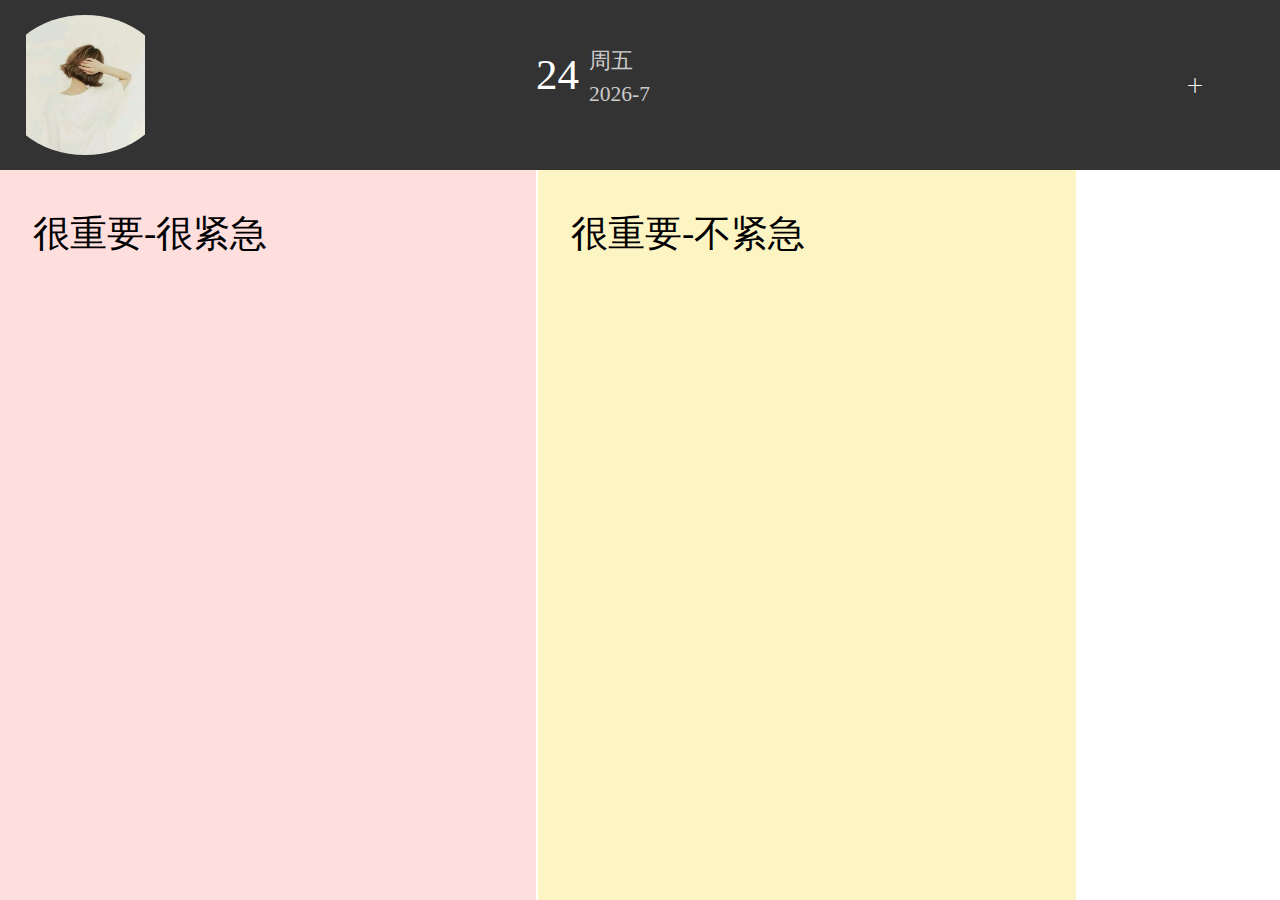
<file: index.html>
<!doctype html>
<html lang="en">
<head>
	<meta charset="UTF-8">
	<title>Document</title>
	<link rel="stylesheet" href="css/index.css">
	<meta name="viewport" content="width=device-width,initial-scale=1,maximum-scale=1,user-scalable=no">
	<script src="js/jquery.js"></script>
	<script src="js/index.js"></script>
</head>
<body>

    <div class="big">
	<div class="box">
		<div class="header">
			<div class="left"></div>
			<div class="middle">
				<div class="date">12</div>
				<div class="week">
					<div class="week1"></div>
					<div class="mouth">2016-10</div>
				</div>
			</div>
			<div class="right icon icon-jiahao"></div>
		</div>
		<div class="body">
		<div class="content">
			<div class="body-left1 in">
			<dl>
            	<dt>很重要-很紧急</dt>
          	</dl>
			</div>
			<div class="body-right1 in">
				<dl>
            	<dt>很重要-不紧急</dt>
          	</dl>
			</div>
			<div class="body-left2 in">
				<dl>
            	<dt>不重要-很紧急</dt>
          	</dl>
			</div>
			<div class="body-right2 in">
				<dl>
            	<dt>不重要-不紧急</dt>
          	</dl>
			</div>
		</div>
		</div>
	</div>
	<div class="add">
		<div class="header1">
			<div class="left icon icon-xiangzuo"></div>
			<div class="lefts"></div>
		</div>
		<div class="one">
			<div class="left icon icon-luyin"></div>
			<input type="text" class="input" placeholder="输入待办任务">
		</div>
		<div class="two">
		     <div class="left icon icon-yingyong"></div>
		     <div class="change">
		     <div class="dian d1">
		     	<div class="circle c1"></div>
		     </div>
		     <span class="zi z1 active">很重要-很紧急</span>
		     <div class="dian d2">
		     	<div class="circle c2"></div>
		     </div>
		     <span class="zi z2">很重要-不紧急</span>
		     <div class="dian d3">
		     	<div class="circle c3"></div>
		     </div>
		     <span class="zi z3">不重要-很紧急</span>
		     <div class="dian d4">
		     	<div class="circle c4"></div>
		     </div>
		     <span class="zi z4">不重要-不紧急</span>
		     </div>
		</div>
		<div class="three ">
			<div class="left icons icon-shijian"></div>
			<div class="today">今天</div>
			<span class="before">21:30</span>
			<span class="to">&gt;</span>
			<span class="after">22:30</span>
		</div>
		<div class="four">
			<div class="left icon icon-lingdang"></div>
			<div class="wenzhi">不提醒</div>
		</div>
		<div class="five">
			<div class="left icon icon-iconfont89"></div>
			<div class="shezhi">设置项目</div>
		</div>
		<div class="footer">
			<div class="book icons icon-yemianxiaozhushoubianqian"></div>
			<div class="map icons icon-ditu"></div>
			<div class="list icons icon-fenlei"></div>
			<div class="dates icons icon-beizhu"></div>
			<div class="yes icons icon-duihao"></div>
		</div>
	</div>
	<div class="menu">
	    <div class="a">
		<div class="header2">
			<div class="left"></div>
			<div class="left-add icon icon-jiahao"></div>
			<div class="sanjiao"></div>
		</div>
		<div class="body">
		<div class="bodys">
		<div class="shi icons icon-sigekuang"></div>
		<div class="wenzi">四象限</div>
		</div>
		<div class="bodys">
		<div class="shijianzhou icons icon-shijian"></div>
		<div class="wenzi">时间轴</div>
		</div>
		<div class="bodys">
		<div class="bianqian icons icon-1"></div>
		<div class="wenzi">便签</div>
		</div>
		<div class="bodys">
		<div class="xiangmu icon icon-iconfont89"></div>
		<div class="wenzi">项目</div>
		</div>
		<div class="bodys">
		<div class="biaoqian icons icon-yemianxiaozhushoubianqian"></div>
		<div class="wenzi">标签</div>
		</div>
		<div class="bodys">
		<div class="didian icons icon-ditu"></div>
		<div class="wenzi">地点</div>
		</div>
		</div>
		<div class="footer">
			<div class="left1 icons icon-yun"></div>
			<div class="left2 icons icon-fangdajing"></div>
			<div class="left3 icons icon-xinxi"></div>
			<div class="left4 icons icon-wancheng"></div>
			<div class="left5 icons icon-shezhi"></div>
		</div>
		</div>
		<div class="b"></div>
	</div>
	</div>
</body>
</html>
</file>
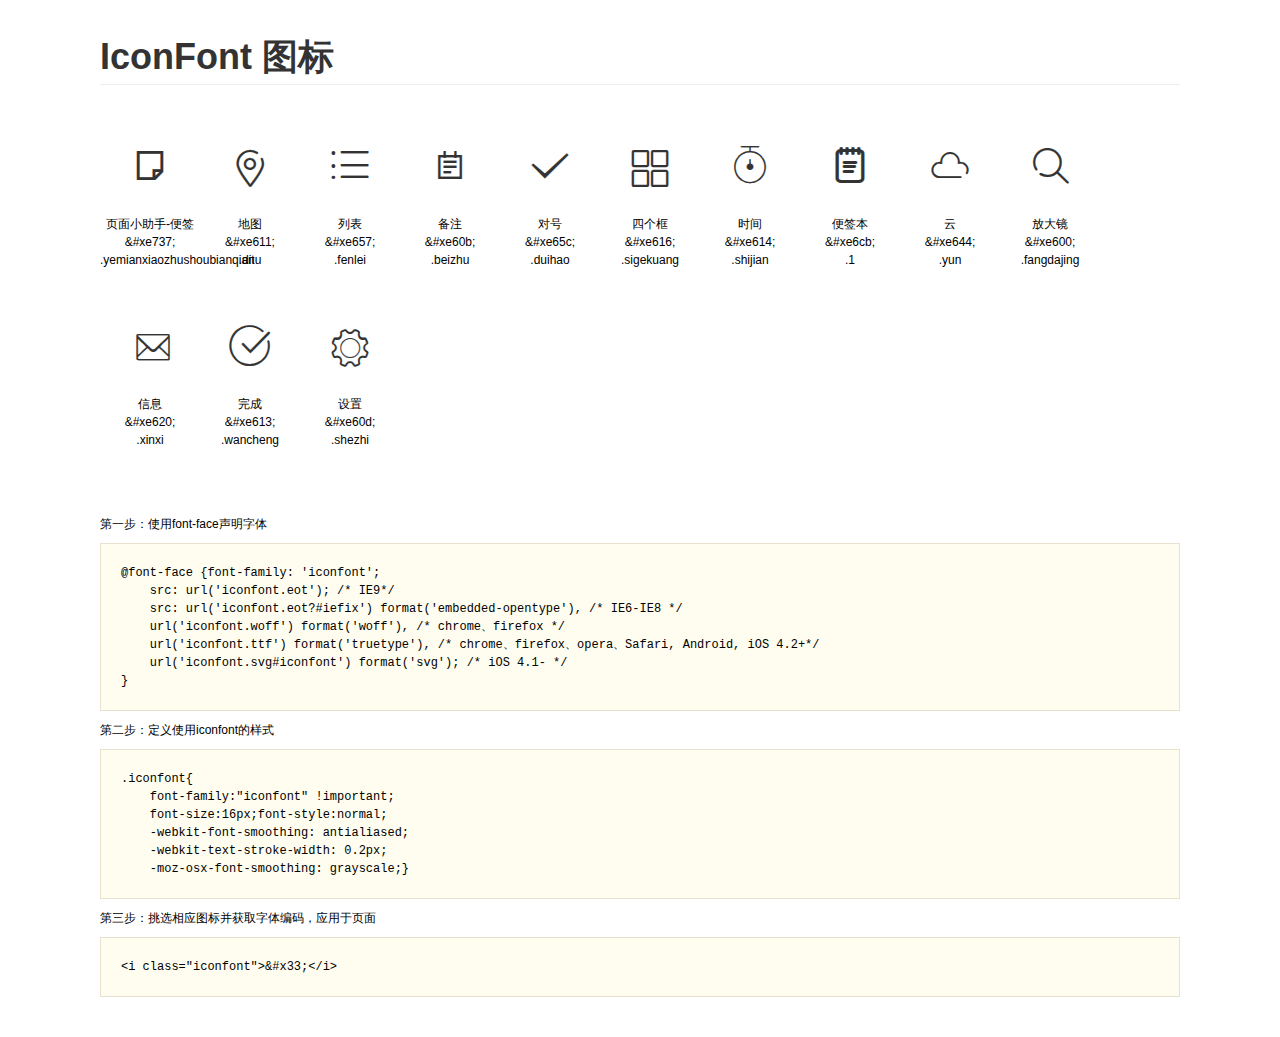
<file: iconfont/1/demo.html>
<!DOCTYPE html>
<html>
<head>
    <meta charset="utf-8"/>
    <title>IconFont</title>
    <link rel="stylesheet" href="demo.css">
    <link rel="stylesheet" href="iconfont.css">
</head>
<body>
    <div class="main">
        <h1>IconFont 图标</h1>
        <ul class="icon_lists clear">
            
                <li>
                <i class="icon iconfont">&#xe737;</i>
                    <div class="name">页面小助手-便签</div>
                    <div class="code">&amp;#xe737;</div>
                    <div class="fontclass">.yemianxiaozhushoubianqian</div>
                </li>
            
                <li>
                <i class="icon iconfont">&#xe611;</i>
                    <div class="name">地图</div>
                    <div class="code">&amp;#xe611;</div>
                    <div class="fontclass">.ditu</div>
                </li>
            
                <li>
                <i class="icon iconfont">&#xe657;</i>
                    <div class="name">列表</div>
                    <div class="code">&amp;#xe657;</div>
                    <div class="fontclass">.fenlei</div>
                </li>
            
                <li>
                <i class="icon iconfont">&#xe60b;</i>
                    <div class="name">备注</div>
                    <div class="code">&amp;#xe60b;</div>
                    <div class="fontclass">.beizhu</div>
                </li>
            
                <li>
                <i class="icon iconfont">&#xe65c;</i>
                    <div class="name">对号</div>
                    <div class="code">&amp;#xe65c;</div>
                    <div class="fontclass">.duihao</div>
                </li>
            
                <li>
                <i class="icon iconfont">&#xe616;</i>
                    <div class="name">四个框</div>
                    <div class="code">&amp;#xe616;</div>
                    <div class="fontclass">.sigekuang</div>
                </li>
            
                <li>
                <i class="icon iconfont">&#xe614;</i>
                    <div class="name">时间</div>
                    <div class="code">&amp;#xe614;</div>
                    <div class="fontclass">.shijian</div>
                </li>
            
                <li>
                <i class="icon iconfont">&#xe6cb;</i>
                    <div class="name">便签本</div>
                    <div class="code">&amp;#xe6cb;</div>
                    <div class="fontclass">.1</div>
                </li>
            
                <li>
                <i class="icon iconfont">&#xe644;</i>
                    <div class="name">云</div>
                    <div class="code">&amp;#xe644;</div>
                    <div class="fontclass">.yun</div>
                </li>
            
                <li>
                <i class="icon iconfont">&#xe600;</i>
                    <div class="name">放大镜</div>
                    <div class="code">&amp;#xe600;</div>
                    <div class="fontclass">.fangdajing</div>
                </li>
            
                <li>
                <i class="icon iconfont">&#xe620;</i>
                    <div class="name">信息</div>
                    <div class="code">&amp;#xe620;</div>
                    <div class="fontclass">.xinxi</div>
                </li>
            
                <li>
                <i class="icon iconfont">&#xe613;</i>
                    <div class="name">完成</div>
                    <div class="code">&amp;#xe613;</div>
                    <div class="fontclass">.wancheng</div>
                </li>
            
                <li>
                <i class="icon iconfont">&#xe60d;</i>
                    <div class="name">设置</div>
                    <div class="code">&amp;#xe60d;</div>
                    <div class="fontclass">.shezhi</div>
                </li>
            
        </ul>


        <div class="helps">
            第一步：使用font-face声明字体
            <pre>
@font-face {font-family: 'iconfont';
    src: url('iconfont.eot'); /* IE9*/
    src: url('iconfont.eot?#iefix') format('embedded-opentype'), /* IE6-IE8 */
    url('iconfont.woff') format('woff'), /* chrome、firefox */
    url('iconfont.ttf') format('truetype'), /* chrome、firefox、opera、Safari, Android, iOS 4.2+*/
    url('iconfont.svg#iconfont') format('svg'); /* iOS 4.1- */
}
</pre>
第二步：定义使用iconfont的样式
            <pre>
.iconfont{
    font-family:"iconfont" !important;
    font-size:16px;font-style:normal;
    -webkit-font-smoothing: antialiased;
    -webkit-text-stroke-width: 0.2px;
    -moz-osx-font-smoothing: grayscale;}
</pre>
第三步：挑选相应图标并获取字体编码，应用于页面
<pre>
&lt;i class="iconfont"&gt;&amp;#x33;&lt;/i&gt;
</pre>
        </div>

    </div>
</body>
</html>
</file>
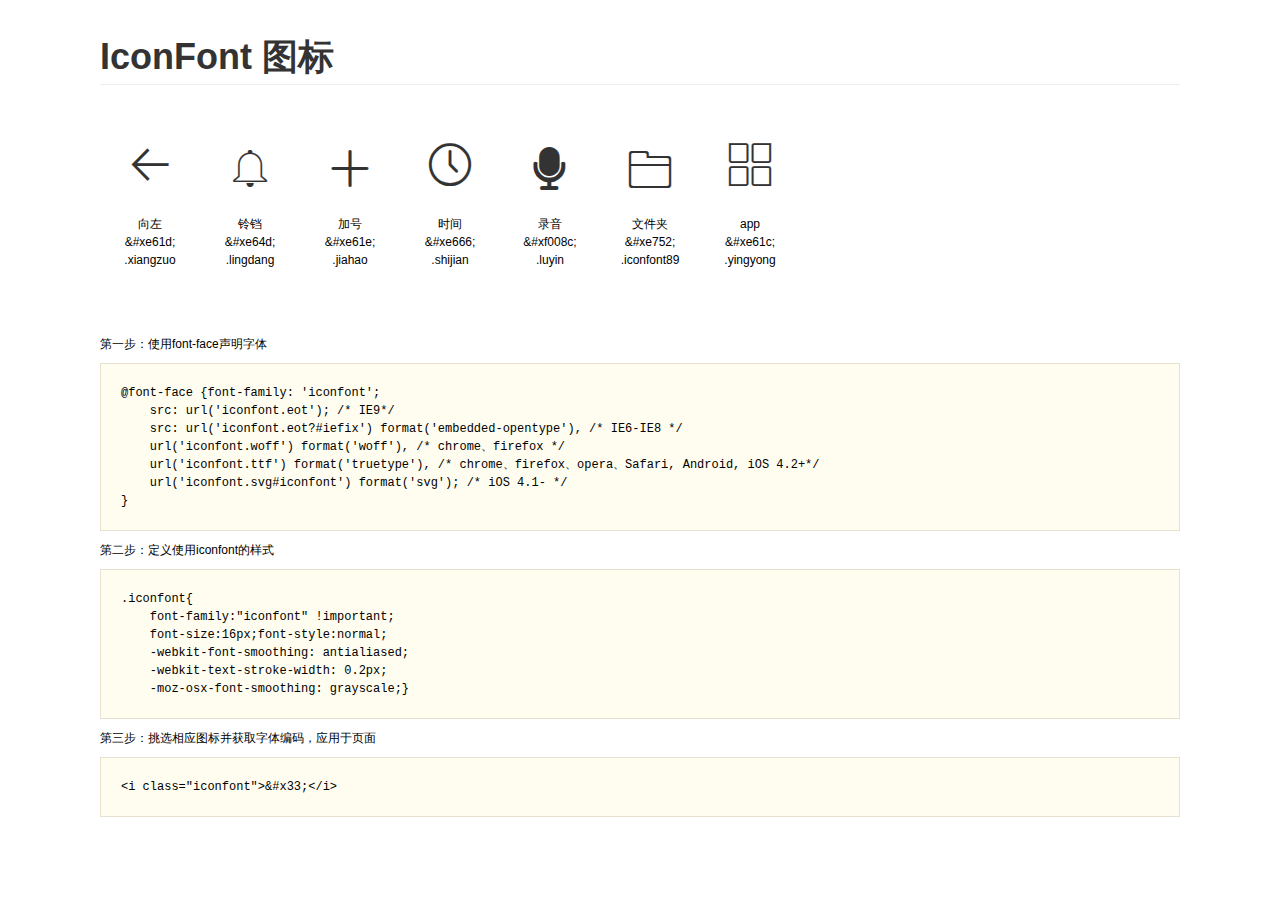
<file: iconfont/ux_1476291564_9087014/demo.html>
<!DOCTYPE html>
<html>
<head>
    <meta charset="utf-8"/>
    <title>IconFont</title>
    <link rel="stylesheet" href="demo.css">
    <link rel="stylesheet" href="iconfont.css">
</head>
<body>
    <div class="main">
        <h1>IconFont 图标</h1>
        <ul class="icon_lists clear">
            
                <li>
                <i class="icon iconfont">&#xe61d;</i>
                    <div class="name">向左</div>
                    <div class="code">&amp;#xe61d;</div>
                    <div class="fontclass">.xiangzuo</div>
                </li>
            
                <li>
                <i class="icon iconfont">&#xe64d;</i>
                    <div class="name">铃铛</div>
                    <div class="code">&amp;#xe64d;</div>
                    <div class="fontclass">.lingdang</div>
                </li>
            
                <li>
                <i class="icon iconfont">&#xe61e;</i>
                    <div class="name">加号</div>
                    <div class="code">&amp;#xe61e;</div>
                    <div class="fontclass">.jiahao</div>
                </li>
            
                <li>
                <i class="icon iconfont">&#xe666;</i>
                    <div class="name">时间</div>
                    <div class="code">&amp;#xe666;</div>
                    <div class="fontclass">.shijian</div>
                </li>
            
                <li>
                <i class="icon iconfont">&#xf008c;</i>
                    <div class="name">录音</div>
                    <div class="code">&amp;#xf008c;</div>
                    <div class="fontclass">.luyin</div>
                </li>
            
                <li>
                <i class="icon iconfont">&#xe752;</i>
                    <div class="name">文件夹</div>
                    <div class="code">&amp;#xe752;</div>
                    <div class="fontclass">.iconfont89</div>
                </li>
            
                <li>
                <i class="icon iconfont">&#xe61c;</i>
                    <div class="name">app</div>
                    <div class="code">&amp;#xe61c;</div>
                    <div class="fontclass">.yingyong</div>
                </li>
            
        </ul>


        <div class="helps">
            第一步：使用font-face声明字体
            <pre>
@font-face {font-family: 'iconfont';
    src: url('iconfont.eot'); /* IE9*/
    src: url('iconfont.eot?#iefix') format('embedded-opentype'), /* IE6-IE8 */
    url('iconfont.woff') format('woff'), /* chrome、firefox */
    url('iconfont.ttf') format('truetype'), /* chrome、firefox、opera、Safari, Android, iOS 4.2+*/
    url('iconfont.svg#iconfont') format('svg'); /* iOS 4.1- */
}
</pre>
第二步：定义使用iconfont的样式
            <pre>
.iconfont{
    font-family:"iconfont" !important;
    font-size:16px;font-style:normal;
    -webkit-font-smoothing: antialiased;
    -webkit-text-stroke-width: 0.2px;
    -moz-osx-font-smoothing: grayscale;}
</pre>
第三步：挑选相应图标并获取字体编码，应用于页面
<pre>
&lt;i class="iconfont"&gt;&amp;#x33;&lt;/i&gt;
</pre>
        </div>

    </div>
</body>
</html>
</file>
<file: css/index.css>
html {
  font-size: 100px; }

body {
  font-size: 16px;
  margin: 0;
  padding: 0; }

* {
  list-style: none;
  margin: 0;
  padding: 0; }

@media screen and (max-width: 1080px) {
  html {
    font-size: 100px; } }

@media screen and (max-width: 414px) {
  html {
    font-size: 38.33333px; } }

@media screen and (max-width: 412px) {
  html {
    font-size: 38.14815px; } }

@media screen and (max-width: 380px) {
  html {
    font-size: 35.18519px; } }

@media screen and (max-width: 375px) {
  html {
    font-size: 34.72222px; } }

@media screen and (max-width: 360px) {
  html {
    font-size: 33.33333px; } }

@media screen and (max-width: 320px) {
  html {
    font-size: 29.62963px; } }

@media screen and (max-width: 314px) {
  html {
    font-size: 29.07407px; } }

@media screen and (max-width: 312px) {
  html {
    font-size: 28.88889px; } }

.box {
  width: 100%;
  height: 100vh;
  position: absolute;
  left: 0;
  top: 0; }

@font-face {
  font-family: "icon";
  src: url("../iconfont/ux_1476291564_9087014/iconfont.woff"); }

.icon {
  font-family: "icon" !important;
  text-align: center; }

.icon-xiangzuo:before {
  content: "\e61d"; }

.icon-lingdang:before {
  content: "\e64d"; }

.icon-jiahao:before {
  content: "\e61e"; }

.icon-shijian:before {
  content: "\e666"; }

.icon-luyin:before {
  content: "\f008c"; }

.icon-iconfont89:before {
  content: "\e752"; }

.icon-yingyong:before {
  content: "\e61c"; }

@font-face {
  font-family: "icons";
  src: url("../iconfont/1/iconfont.woff"); }

.icons {
  font-family: "icons" !important;
  text-align: center; }

.icon-yemianxiaozhushoubianqian:before {
  content: "\e737"; }

.icon-ditu:before {
  content: "\e611"; }

.icon-fenlei:before {
  content: "\e657"; }

.icon-beizhu:before {
  content: "\e60b"; }

.icon-duihao:before {
  content: "\e65c"; }

.icon-sigekuang:before {
  content: "\e616"; }

.icon-shijian:before {
  content: "\e614"; }

.icon-1:before {
  content: "\e6cb"; }

.icon-yun:before {
  content: "\e644"; }

.icon-fangdajing:before {
  content: "\e600"; }

.icon-xinxi:before {
  content: "\e620"; }

.icon-wancheng:before {
  content: "\e613"; }

.icon-shezhi:before {
  content: "\e60d"; }

.header {
  width: 100%;
  height: 1.7rem;
  background: #333;
  position: relative;
  z-index: 5; }
  .header .left {
    width: 1.7rem;
    height: 1.4rem;
    border-radius: 50%;
    position: absolute;
    top: 0;
    bottom: 0;
    left: 0;
    margin: auto;
    background: url(../image/1.jpg) no-repeat center center/70%;
    float: left; }
  .header .middle {
    width: 2.08rem;
    height: 1.7rem;
    position: absolute;
    top: 0;
    left: 50%;
    margin-left: -1.04rem; }
    .header .middle .date {
      height: 0.45rem;
      float: left;
      line-height: 1.5rem;
      font-size: 0.43rem;
      color: #fff;
      margin-right: 0.1rem; }
    .header .middle .week {
      height: 0.45rem;
      float: left;
      margin-top: 0.5rem;
      color: #ccc; }
      .header .middle .week .week1 {
        height: 0.225rem;
        line-height: 0.225rem;
        font-size: 0.215rem;
        margin-bottom: 0.1rem; }
      .header .middle .week .mouth {
        height: 0.225rem;
        line-height: 0.225rem;
        font-size: 0.215rem; }
  .header .right {
    width: 1.7rem;
    height: 1.7rem;
    line-height: 1.7rem;
    float: right;
    color: #fff; }

.big {
  overflow: hidden;
  height: 100vh;
  position: relative; }

.body {
  position: relative;
  width: 100vw;
  height: 100vh;
  position: relative;
  /*top: 1.7rem;*/
  overflow: hidden; }
  .body .content {
    position: absolute; }
    .body .content.lefttop {
      width: 18rem;
      height: 33rem;
      top: 0;
      left: 0; }
    .body .content.righttop {
      height: 33rem;
      width: 18rem;
      top: 0;
      right: 0; }
    .body .content.leftbottom {
      height: 33rem;
      width: 18rem;
      bottom: 0;
      left: 0; }
    .body .content.rightbottom {
      height: 33rem;
      width: 18rem;
      bottom: 0;
      right: 0; }
  .body .body-left1 {
    background: #ffdede;
    box-sizing: border-box;
    border-right: 2px solid #fff;
    border-bottom: 2px solid #fff; }
    .body .body-left1.l1 {
      width: 350px;
      height: 610px;
      z-index: 5; }
  .body .body-right1 {
    box-sizing: border-box;
    background: #fdf4c3;
    border-bottom: 2px solid #fff; }
  .body .body-left2 {
    background: #caefff;
    box-sizing: border-box;
    border-right: 2px solid #fff; }
  .body .body-right2 {
    background: #e0f4be; }
  .body .body-left1, .body .body-right1, .body .body-left2, .body .body-right2 {
    width: 5.38rem;
    height: 8.48rem;
    float: left;
    overflow-y: scroll; }
    .body .body-left1 dt, .body .body-right1 dt, .body .body-left2 dt, .body .body-right2 dt {
      display: block;
      width: 100%;
      height: 1.16rem;
      padding: 0.39rem 0.33rem;
      font-size: 0.37rem;
      box-sizing: border-box; }
    .body .body-left1 dd, .body .body-right1 dd, .body .body-left2 dd, .body .body-right2 dd {
      display: block;
      width: 100%;
      height: 0.98rem;
      line-height: 0.98rem;
      padding: 0rem 0.39rem;
      border-top: 1px solid #e7c9c9;
      box-sizing: border-box;
      font-size: 0.33rem;
      position: relative;
      background: tra; }
    .body .body-left1 .done::before, .body .body-right1 .done::before, .body .body-left2 .done::before, .body .body-right2 .done::before {
      content: "";
      width: 80%;
      height: 0.03rem;
      background: #ccc;
      position: absolute;
      top: 0;
      bottom: 0;
      left: 0.39rem;
      margin: auto; }
    .body .body-left1.big, .body .body-right1.big, .body .body-left2.big, .body .body-right2.big {
      /* // transform: scale(1.67,1.77);*/
      width: 9rem;
      height: 16rem; }

@keyframes an {
  0% {
    left: 100%; }
  100% {
    left: 0; } }

@keyframes an1 {
  0% {
    left: 0; }
  100% {
    left: 100%; } }

@keyframes an2 {
  0% {
    left: -100%; }
  100% {
    left: 0; } }

@keyframes an3 {
  0% {
    left: 0; }
  100% {
    left: -100%; } }

.add {
  width: 100%;
  height: 100vh;
  background: #fff;
  position: absolute;
  left: 100%;
  top: 0;
  z-index: 9; }
  .add.ans {
    animation: an .8s ease both; }
  .add.ann {
    animation: an1 .8s ease both; }
  .add .header1 {
    width: 100%;
    height: 1.5rem;
    background: #fff;
    border-bottom: 2px solid #ccc;
    position: relative; }
    .add .header1 .left {
      width: 1.35rem;
      height: 1rem;
      line-height: 1rem;
      color: #333;
      position: absolute;
      top: 0;
      bottom: 0;
      left: 0;
      margin: auto;
      border-right: 1px solid #ccc; }
    .add .header1 .lefts {
      width: 1.08rem;
      height: 1.08rem;
      border-radius: 50%;
      position: absolute;
      top: 0;
      bottom: 0;
      left: 1.81rem;
      margin: auto;
      background: url("../image/1.jpg") no-repeat center center/cover; }

.one {
  width: 100%;
  height: 1.5rem;
  background: #ffdede;
  position: relative; }
  .one .left {
    width: 1.5rem;
    height: 1.5rem;
    float: left;
    line-height: 1.5rem;
    color: #666; }
  .one .input {
    display: block;
    width: 80%;
    height: 1rem;
    border: none;
    outline: none;
    position: absolute;
    top: 0;
    bottom: 0;
    margin: auto;
    left: 1.52rem;
    background: transparent; }

.two {
  width: 100%;
  height: 1.5rem;
  background: #fff;
  border-bottom: 1px solid #ccc;
  box-sizing: border-box;
  position: relative; }
  .two .left {
    width: 1.16rem;
    height: 100%;
    float: left;
    margin-right: 0.2rem;
    line-height: 1.5rem;
    color: #ccc; }
  .two .change {
    position: absolute;
    top: 0;
    bottom: 0;
    margin: auto;
    width: 100%;
    height: 0.7rem;
    padding-left: 1.16rem;
    box-sizing: border-box; }
    .two .change .dian {
      width: 0.78rem;
      height: 0.78rem;
      border-radius: 50%;
      float: left;
      margin: 0 0.3rem;
      padding: 0.09rem;
      box-sizing: border-box; }
      .two .change .dian .circle {
        width: 0.44rem;
        height: 0.44rem;
        border-radius: 50%; }
      .two .change .dian .c1 {
        background: #ffdede;
        margin-left:-1px;
        margin-top:-1px;
        display: block; }
      .two .change .dian .c2 {
        background: #fdf4c3;
        margin-left:-1px;
        margin-top:-1px;
        display: none; }
      .two .change .dian .c3 {
        background: #caefff;
        margin-left:-1px;
        margin-top:-1px;
        display: none; }
      .two .change .dian .c4 {
        background: #e0f4be;
        margin-left:-1px;
        margin-top:-1px;
        display: none; }
  .two .d1 {
    border: 3px solid #ffdede;
    left: 1.16rem; }
  .two .d2 {
    border: 3px solid #fdf4c3;
    left: 2.66rem; }
  .two .d3 {
    border: 3px solid #caefff;
    left: 4.16rem; }
  .two .d4 {
    border: 3px solid #e0f4be;
    left: 5.66rem; }
  .two .zi {
    width: 2.7rem;
    height: 0.6rem;
    line-height: 0.78rem;
    float: left;
    color: #333;
    font-size: 0.18rem; }
  .two .z1 {
    display: block;
    left: 2.2rem; }
  .two .z2 {
    display: none; }
  .two .z3 {
    display: none; }
  .two .z4 {
    display: none; }

.three {
  width: 100%;
  height: 1.5rem;
  background: #fff;
  color: #777;
  border-bottom: 1px solid #ccc; }
  .three .left {
    width: 1.16rem;
    height: 100%;
    float: left;
    line-height: 1.5rem;
    color: #ccc; }
  .three .today {
    float: left;
    height: 100%;
    line-height: 1.5rem;
    font-size: 0.32rem;
    margin-right: 0.1rem; }
  .three span {
    line-height: 1.5rem;
    display: block;
    padding: 0 0.1rem;
    float: left; }
  .three .before, .three .after {
    font-size: 0.32rem;
    color: #333; }
  .three .to {
    color: #a7b1b3;
    font-size: 0.44rem; }

.four {
  width: 100%;
  height: 1.5rem;
  background: #fff;
  border-bottom: 1px solid #ccc; }
  .four .left {
    width: 1.16rem;
    height: 100%;
    float: left;
    line-height: 1.5rem;
    color: #ccc; }
  .four .wenzhi {
    float: left;
    height: 100%;
    line-height: 1.5rem;
    color: #aaa;
    font-size: 0.32rem; }

.five {
  width: 100%;
  height: 1.5rem;
  background: #fff;
  border-bottom: 1px solid #ccc; }
  .five .left {
    width: 1.16rem;
    height: 100%;
    float: left;
    line-height: 1.5rem;
    color: #ccc; }
  .five .shezhi {
    float: left;
    height: 100%;
    line-height: 1.5rem;
    color: #aaa;
    font-size: 0.32rem; }

.footer {
  width: 100%;
  height: 1.5rem;
  background: #fff;
  border-top: 1px solid #ccc;
  position: absolute;
  bottom: 0;
  left: 0; }
  .footer .book, .footer .map, .footer .list, .footer .dates {
    width: 1.5rem;
    height: 100%;
    float: left;
    line-height: 1.5rem; }
  .footer .book {
    color: #ccc;
    font-size: 0.75rem; }
  .footer .map {
    color: #ccc;
    font-size: 0.68rem;
    line-height: 1.4rem; }
  .footer .list {
    color: #ccc;
    font-size: 0.70rem; }
  .footer .dates {
    color: #ccc;
    font-size: 0.80rem; }
  .footer .yes {
    float: right;
    width: 2.4rem;
    height: 100%;
    border-left: 1px solid #ccc;
    box-sizing: border-box;
    color: #8dc63f;
    font-size: 0.98rem;
    line-height: 1.6rem; }

.menu {
  width: 100%;
  height: 100vh;
  background: #65624e;
  position: absolute;
  left: -100%;
  top: 0;
  z-index: 5; }
  .menu.an4 {
    animation: an2 .8s ease both; }
  .menu.an5 {
    animation: an3 .8s ease both; }
  .menu .a {
    width: 9rem;
    height: 100vh;
    float: left;
    position: absolute;
    z-index: 7; }
  .menu .b {
    width: 100%;
    position: absolute;
    z-index: 6;
    height: 100vh;
    background: #65624e;
    float: right; }
  .menu .header2 {
    width: 9rem;
    height: 4.2rem;
    background: #18c4fd;
    position: relative; }
    .menu .header2 .left {
      width: 2rem;
      height: 2rem;
      border-radius: 50%;
      position: absolute;
      top: 0;
      bottom: 0;
      margin: auto;
      background: url("../image/1.jpg") no-repeat center center/cover; }
    .menu .header2 .left-add {
      width: 1.68rem;
      height: 1.68rem;
      border-radius: 50%;
      border: 2px dotted #fff;
      position: absolute;
      left: 3.21rem;
      top: 0;
      bottom: 0;
      margin: auto;
      line-height: 1.68rem;
      font-size: 1rem;
      color: #fff; }
  .menu .sanjiao {
    width: 0;
    height: 0;
    border: 0.3rem solid transparent;
    border-bottom-color: #fff;
    position: absolute;
    bottom: 0;
    left: 1.3rem; }
  .menu .body {
    width: 9rem;
    height: 13.22rem;
    background: #fff;
    padding-left: 0.32rem;
    padding-top: 0.27rem;
    box-sizing: border-box; }
  .menu .wenzi {
    float: left;
    line-height: 1.34rem;
    font-size: 0.42rem;
    margin-left: 0.12rem;
    color: #666; }
  .menu .bodys {
    width: 100%;
    height: 1.34rem; }
  .menu .footer {
    width: 9rem;
    height: 1.7rem;
    background: #fff;
    border-top: 2px solid #fff; }
    .menu .footer div {
      width: 1.8rem;
      height: 1.7rem;
      line-height: 1.7rem;
      color: #666;
      float: left;
      font-size: 0.84rem; }
    .menu .footer .left4, .menu .footer .left5 {
      font-size: 0.67rem; }

.shi, .shijianzhou, .bianqian, .xiangmu, .biaoqian, .didian {
  width: 1.34rem;
  height: 1.34rem;
  line-height: 1.34rem;
  color: #666;
  text-align: left;
  font-size: 0.6rem;
  float: left; }
</file>
<file: iconfont/1/iconfont.css>
@font-face {font-family: "iconfont";
  src: url('iconfont.eot?t=1476338948'); /* IE9*/
  src: url('iconfont.eot?t=1476338948#iefix') format('embedded-opentype'), /* IE6-IE8 */
  url('iconfont.woff?t=1476338948') format('woff'), /* chrome, firefox */
  url('iconfont.ttf?t=1476338948') format('truetype'), /* chrome, firefox, opera, Safari, Android, iOS 4.2+*/
  url('iconfont.svg?t=1476338948#iconfont') format('svg'); /* iOS 4.1- */
}

.iconfont {
  font-family:"iconfont" !important;
  font-size:16px;
  font-style:normal;
  -webkit-font-smoothing: antialiased;
  -webkit-text-stroke-width: 0.2px;
  -moz-osx-font-smoothing: grayscale;
}
.icon-yemianxiaozhushoubianqian:before { content: "\e737"; }
.icon-ditu:before { content: "\e611"; }
.icon-fenlei:before { content: "\e657"; }
.icon-beizhu:before { content: "\e60b"; }
.icon-duihao:before { content: "\e65c"; }
.icon-sigekuang:before { content: "\e616"; }
.icon-shijian:before { content: "\e614"; }
.icon-1:before { content: "\e6cb"; }
.icon-yun:before { content: "\e644"; }
.icon-fangdajing:before { content: "\e600"; }
.icon-xinxi:before { content: "\e620"; }
.icon-wancheng:before { content: "\e613"; }
.icon-shezhi:before { content: "\e60d"; }
</file>
<file: iconfont/ux_1476291564_9087014/iconfont.css>
@font-face {font-family: "iconfont";
  src: url('iconfont.eot?t=1476291565'); /* IE9*/
  src: url('iconfont.eot?t=1476291565#iefix') format('embedded-opentype'), /* IE6-IE8 */
  url('iconfont.woff?t=1476291565') format('woff'), /* chrome, firefox */
  url('iconfont.ttf?t=1476291565') format('truetype'), /* chrome, firefox, opera, Safari, Android, iOS 4.2+*/
  url('iconfont.svg?t=1476291565#iconfont') format('svg'); /* iOS 4.1- */
}

.iconfont {
  font-family:"iconfont" !important;
  font-size:16px;
  font-style:normal;
  -webkit-font-smoothing: antialiased;
  -webkit-text-stroke-width: 0.2px;
  -moz-osx-font-smoothing: grayscale;
}
.icon-xiangzuo:before { content: "\e61d"; }
.icon-lingdang:before { content: "\e64d"; }
.icon-jiahao:before { content: "\e61e"; }
.icon-shijian:before { content: "\e666"; }
.icon-luyin:before { content: "\f008c"; }
.icon-iconfont89:before { content: "\e752"; }
.icon-yingyong:before { content: "\e61c"; }
</file>
<file: iconfont/1/demo.css>
*{margin: 0;padding: 0;list-style: none;}
/*
KISSY CSS Reset
理念：1. reset 的目的不是清除浏览器的默认样式，这仅是部分工作。清除和重置是紧密不可分的。
2. reset 的目的不是让默认样式在所有浏览器下一致，而是减少默认样式有可能带来的问题。
3. reset 期望提供一套普适通用的基础样式。但没有银弹，推荐根据具体需求，裁剪和修改后再使用。
特色：1. 适应中文；2. 基于最新主流浏览器。
维护：玉伯<lifesinger@gmail.com>, 正淳<ragecarrier@gmail.com>
 */

/** 清除内外边距 **/
body, h1, h2, h3, h4, h5, h6, hr, p, blockquote, /* structural elements 结构元素 */
dl, dt, dd, ul, ol, li, /* list elements 列表元素 */
pre, /* text formatting elements 文本格式元素 */
form, fieldset, legend, button, input, textarea, /* form elements 表单元素 */
th, td /* table elements 表格元素 */ {
  margin: 0;
  padding: 0;
}

/** 设置默认字体 **/
body,
button, input, select, textarea /* for ie */ {
  font: 12px/1.5 tahoma, arial, \5b8b\4f53, sans-serif;
}
h1, h2, h3, h4, h5, h6 { font-size: 100%; }
address, cite, dfn, em, var { font-style: normal; } /* 将斜体扶正 */
code, kbd, pre, samp { font-family: courier new, courier, monospace; } /* 统一等宽字体 */
small { font-size: 12px; } /* 小于 12px 的中文很难阅读，让 small 正常化 */

/** 重置列表元素 **/
ul, ol { list-style: none; }

/** 重置文本格式元素 **/
a { text-decoration: none; }
a:hover { text-decoration: underline; }


/** 重置表单元素 **/
legend { color: #000; } /* for ie6 */
fieldset, img { border: 0; } /* img 搭车：让链接里的 img 无边框 */
button, input, select, textarea { font-size: 100%; } /* 使得表单元素在 ie 下能继承字体大小 */
/* 注：optgroup 无法扶正 */

/** 重置表格元素 **/
table { border-collapse: collapse; border-spacing: 0; }

/* 清除浮动 */
.ks-clear:after, .clear:after {
  content: '\20';
  display: block;
  height: 0;
  clear: both;
}
.ks-clear, .clear {
  *zoom: 1;
}

.main {padding: 30px 100px;}
.main h1{font-size:36px; color:#333; text-align:left;margin-bottom:30px; border-bottom: 1px solid #eee;}

.helps{margin-top:40px;}
.helps pre{
  padding:20px;
  margin:10px 0;
  border:solid 1px #e7e1cd;
  background-color: #fffdef;
  overflow: auto;
}

.icon_lists li{
  float:left;
  width: 100px;
  height:180px;
  text-align: center;
}
.icon_lists .icon{
  font-size: 42px;
  line-height: 100px;
  margin: 10px 0;
  color:#333;
  -webkit-transition: font-size 0.25s ease-out 0s;
  -moz-transition: font-size 0.25s ease-out 0s;
  transition: font-size 0.25s ease-out 0s;

}
.icon_lists .icon:hover{
  font-size: 100px;
}
</file>
<file: iconfont/ux_1476291564_9087014/demo.css>
*{margin: 0;padding: 0;list-style: none;}
/*
KISSY CSS Reset
理念：1. reset 的目的不是清除浏览器的默认样式，这仅是部分工作。清除和重置是紧密不可分的。
2. reset 的目的不是让默认样式在所有浏览器下一致，而是减少默认样式有可能带来的问题。
3. reset 期望提供一套普适通用的基础样式。但没有银弹，推荐根据具体需求，裁剪和修改后再使用。
特色：1. 适应中文；2. 基于最新主流浏览器。
维护：玉伯<lifesinger@gmail.com>, 正淳<ragecarrier@gmail.com>
 */

/** 清除内外边距 **/
body, h1, h2, h3, h4, h5, h6, hr, p, blockquote, /* structural elements 结构元素 */
dl, dt, dd, ul, ol, li, /* list elements 列表元素 */
pre, /* text formatting elements 文本格式元素 */
form, fieldset, legend, button, input, textarea, /* form elements 表单元素 */
th, td /* table elements 表格元素 */ {
  margin: 0;
  padding: 0;
}

/** 设置默认字体 **/
body,
button, input, select, textarea /* for ie */ {
  font: 12px/1.5 tahoma, arial, \5b8b\4f53, sans-serif;
}
h1, h2, h3, h4, h5, h6 { font-size: 100%; }
address, cite, dfn, em, var { font-style: normal; } /* 将斜体扶正 */
code, kbd, pre, samp { font-family: courier new, courier, monospace; } /* 统一等宽字体 */
small { font-size: 12px; } /* 小于 12px 的中文很难阅读，让 small 正常化 */

/** 重置列表元素 **/
ul, ol { list-style: none; }

/** 重置文本格式元素 **/
a { text-decoration: none; }
a:hover { text-decoration: underline; }


/** 重置表单元素 **/
legend { color: #000; } /* for ie6 */
fieldset, img { border: 0; } /* img 搭车：让链接里的 img 无边框 */
button, input, select, textarea { font-size: 100%; } /* 使得表单元素在 ie 下能继承字体大小 */
/* 注：optgroup 无法扶正 */

/** 重置表格元素 **/
table { border-collapse: collapse; border-spacing: 0; }

/* 清除浮动 */
.ks-clear:after, .clear:after {
  content: '\20';
  display: block;
  height: 0;
  clear: both;
}
.ks-clear, .clear {
  *zoom: 1;
}

.main {padding: 30px 100px;}
.main h1{font-size:36px; color:#333; text-align:left;margin-bottom:30px; border-bottom: 1px solid #eee;}

.helps{margin-top:40px;}
.helps pre{
  padding:20px;
  margin:10px 0;
  border:solid 1px #e7e1cd;
  background-color: #fffdef;
  overflow: auto;
}

.icon_lists li{
  float:left;
  width: 100px;
  height:180px;
  text-align: center;
}
.icon_lists .icon{
  font-size: 42px;
  line-height: 100px;
  margin: 10px 0;
  color:#333;
  -webkit-transition: font-size 0.25s ease-out 0s;
  -moz-transition: font-size 0.25s ease-out 0s;
  transition: font-size 0.25s ease-out 0s;

}
.icon_lists .icon:hover{
  font-size: 100px;
}
</file>
